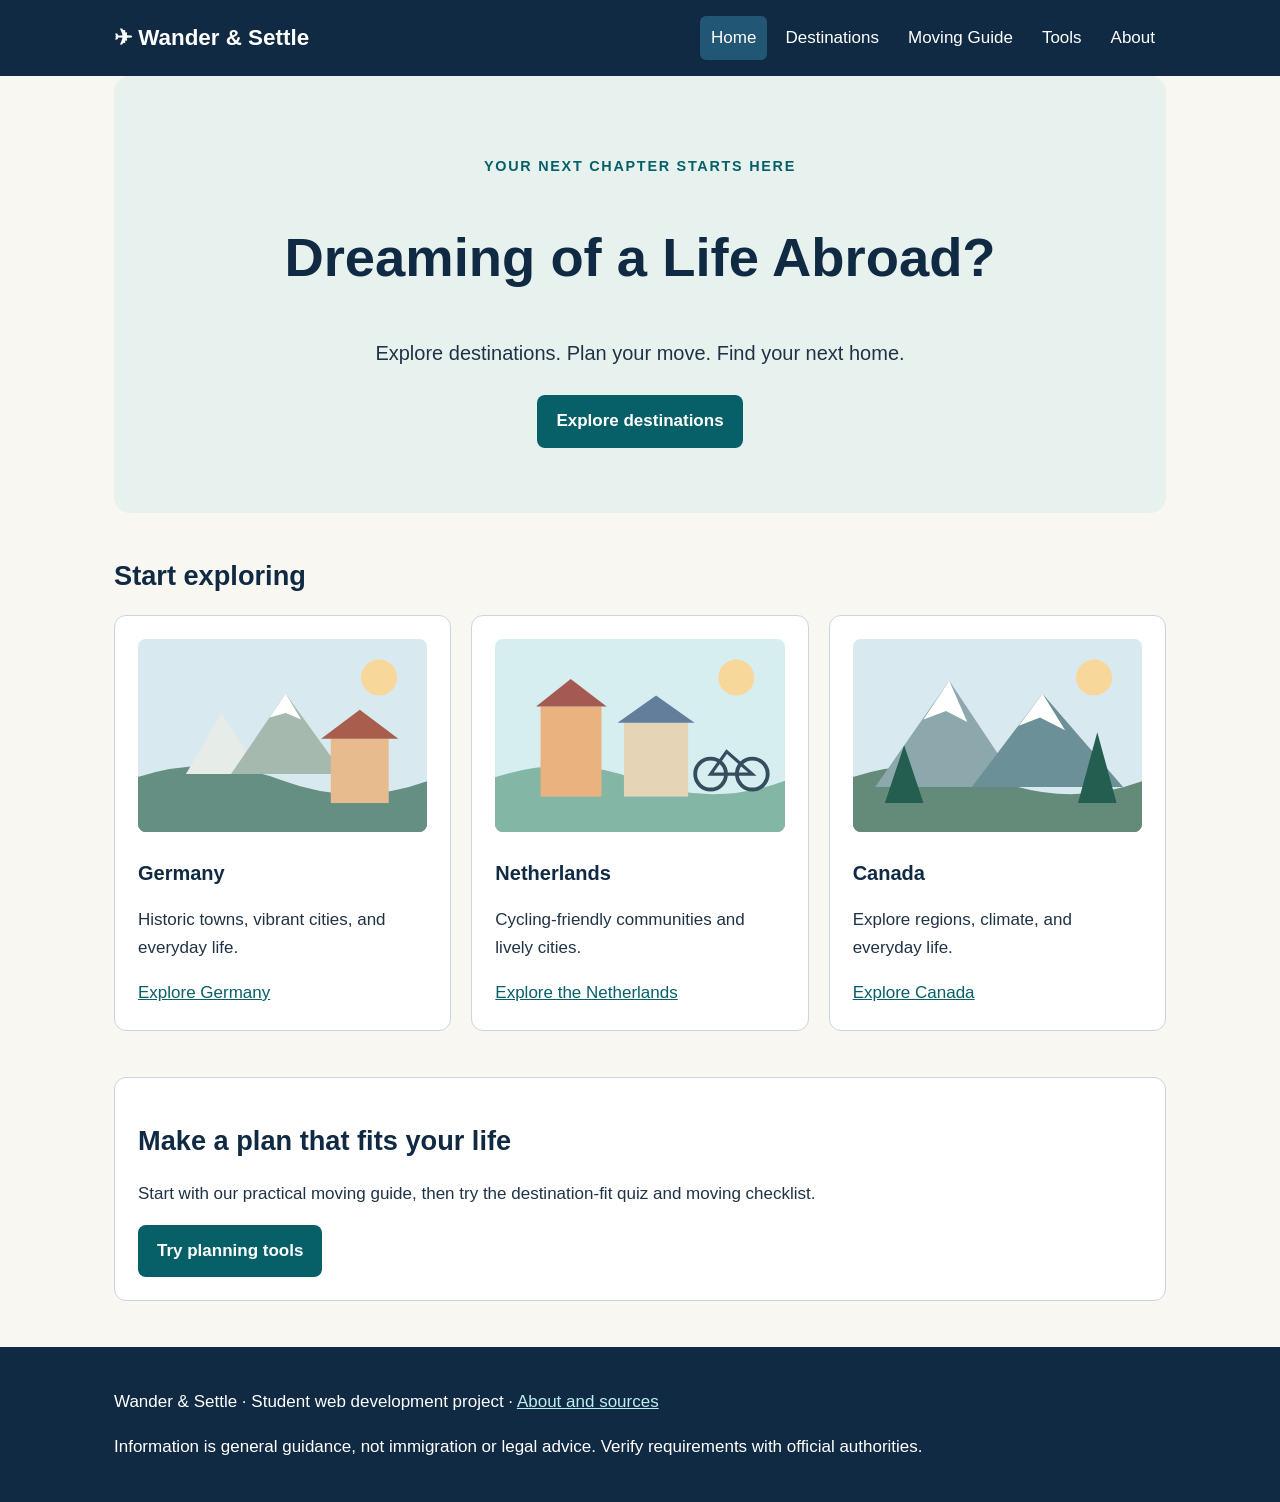
<file: index.html>
<!doctype html><html lang="en"><head><meta charset="utf-8"><meta name="viewport" content="width=device-width,initial-scale=1"><meta name="description" content="Explore international relocation destinations and practical planning resources."><title>Plan Your Life Abroad | Wander &amp; Settle</title><link rel="stylesheet" href="styles.css"><script defer src="script.js"></script></head><body><a class="skip" href="#main">Skip to main content</a><header class="header"><div class="wrap header-row"><a class="brand" href="index.html">✈ Wander &amp; Settle</a><nav aria-label="Main navigation"><a href="index.html" aria-current="page" >Home</a><a href="destinations.html" >Destinations</a><a href="moving-guide.html" >Moving Guide</a><a href="tools.html" >Tools</a><a href="about.html" >About</a></nav></div></header><main id="main" class="wrap"><section class="hero"><p class="eyebrow">Your next chapter starts here</p><h1>Dreaming of a Life Abroad?</h1><p class="lead">Explore destinations. Plan your move. Find your next home.</p><a class="button" href="destinations.html">Explore destinations</a></section><section><h2>Start exploring</h2><div class="cards"><article class="card"><img src="images/germany.svg" alt="Illustrated mountains and a German-style town"><h3>Germany</h3><p>Historic towns, vibrant cities, and everyday life.</p><a href="destinations.html#germany">Explore Germany</a></article><article class="card"><img src="images/netherlands.svg" alt="Illustrated Dutch canal houses and bicycle"><h3>Netherlands</h3><p>Cycling-friendly communities and lively cities.</p><a href="destinations.html#netherlands">Explore the Netherlands</a></article><article class="card"><img src="images/canada.svg" alt="Illustrated Canadian mountains and evergreen trees"><h3>Canada</h3><p>Explore regions, climate, and everyday life.</p><a href="destinations.html#canada">Explore Canada</a></article></div></section><section class="panel"><h2>Make a plan that fits your life</h2><p>Start with our practical moving guide, then try the destination-fit quiz and moving checklist.</p><a class="button" href="tools.html">Try planning tools</a></section></main><footer><div class="wrap"><p>Wander &amp; Settle · Student web development project · <a href="about.html">About and sources</a></p><p>Information is general guidance, not immigration or legal advice. Verify requirements with official authorities.</p></div></footer></body></html>
</file>
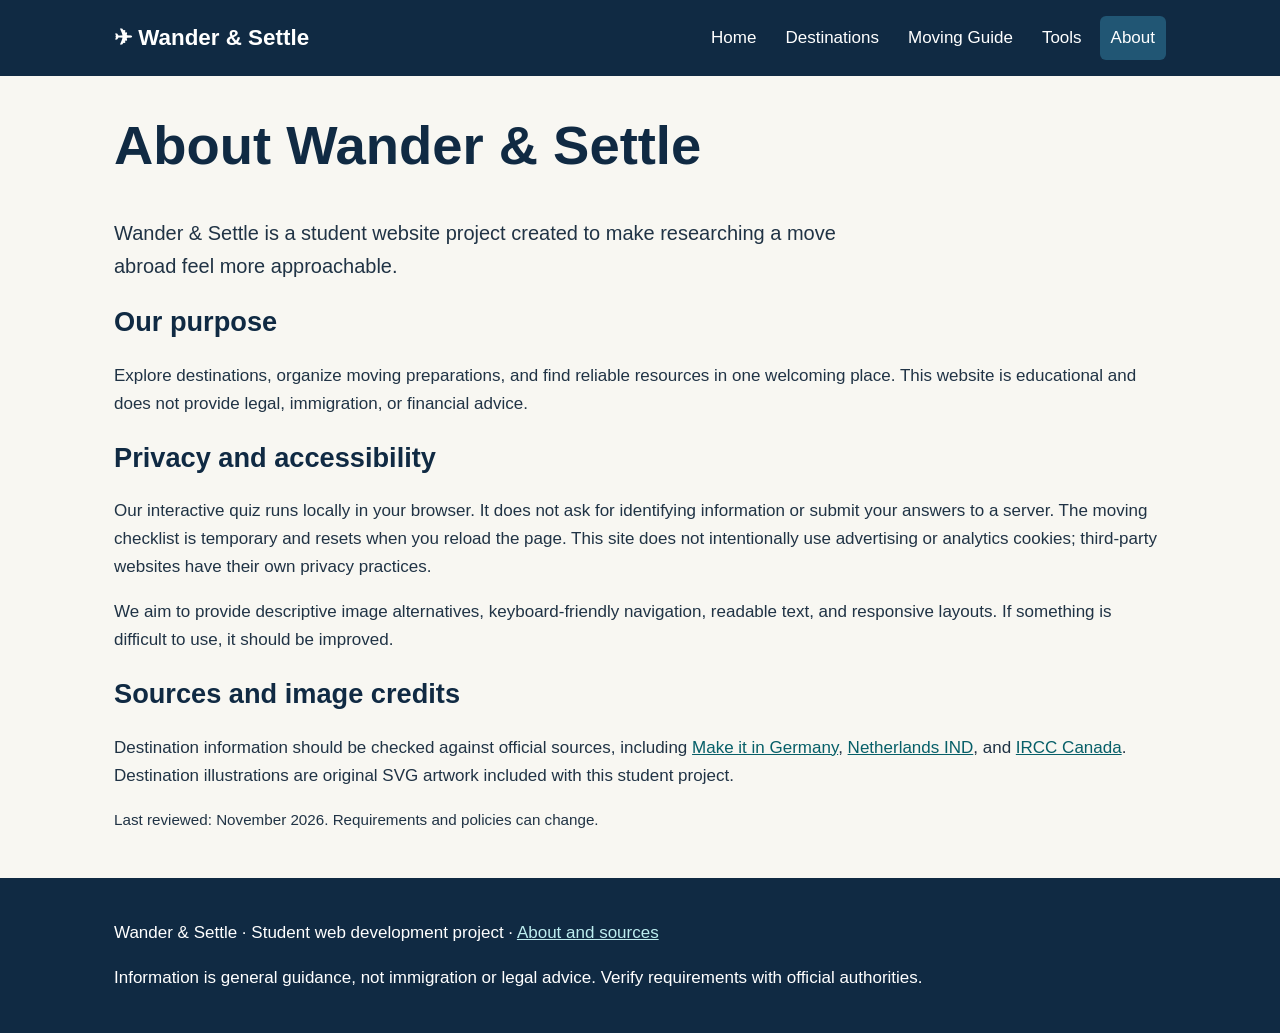
<file: about.html>
<!doctype html><html lang="en"><head><meta charset="utf-8"><meta name="viewport" content="width=device-width,initial-scale=1"><meta name="description" content="Learn about the Wander &amp; Settle student website project and its privacy approach."><title>About Wander & Settle | Wander &amp; Settle</title><link rel="stylesheet" href="styles.css"><script defer src="script.js"></script></head><body><a class="skip" href="#main">Skip to main content</a><header class="header"><div class="wrap header-row"><a class="brand" href="index.html">✈ Wander &amp; Settle</a><nav aria-label="Main navigation"><a href="index.html" >Home</a><a href="destinations.html" >Destinations</a><a href="moving-guide.html" >Moving Guide</a><a href="tools.html" >Tools</a><a href="about.html" aria-current="page" >About</a></nav></div></header><main id="main" class="wrap"><h1>About Wander &amp; Settle</h1><p class="lead">Wander &amp; Settle is a student website project created to make researching a move abroad feel more approachable.</p><section><h2>Our purpose</h2><p>Explore destinations, organize moving preparations, and find reliable resources in one welcoming place. This website is educational and does not provide legal, immigration, or financial advice.</p><h2>Privacy and accessibility</h2><p>Our interactive quiz runs locally in your browser. It does not ask for identifying information or submit your answers to a server. The moving checklist is temporary and resets when you reload the page. This site does not intentionally use advertising or analytics cookies; third-party websites have their own privacy practices.</p><p>We aim to provide descriptive image alternatives, keyboard-friendly navigation, readable text, and responsive layouts. If something is difficult to use, it should be improved.</p><h2>Sources and image credits</h2><p>Destination information should be checked against official sources, including <a href="https://www.make-it-in-germany.com/en/">Make it in Germany</a>, <a href="https://ind.nl/en">Netherlands IND</a>, and <a href="https://www.canada.ca/en/immigration-refugees-citizenship.html">IRCC Canada</a>. Destination illustrations are original SVG artwork included with this student project.</p><p class="note">Last reviewed: November 2026. Requirements and policies can change.</p></section></main><footer><div class="wrap"><p>Wander &amp; Settle · Student web development project · <a href="about.html">About and sources</a></p><p>Information is general guidance, not immigration or legal advice. Verify requirements with official authorities.</p></div></footer></body></html>
</file>
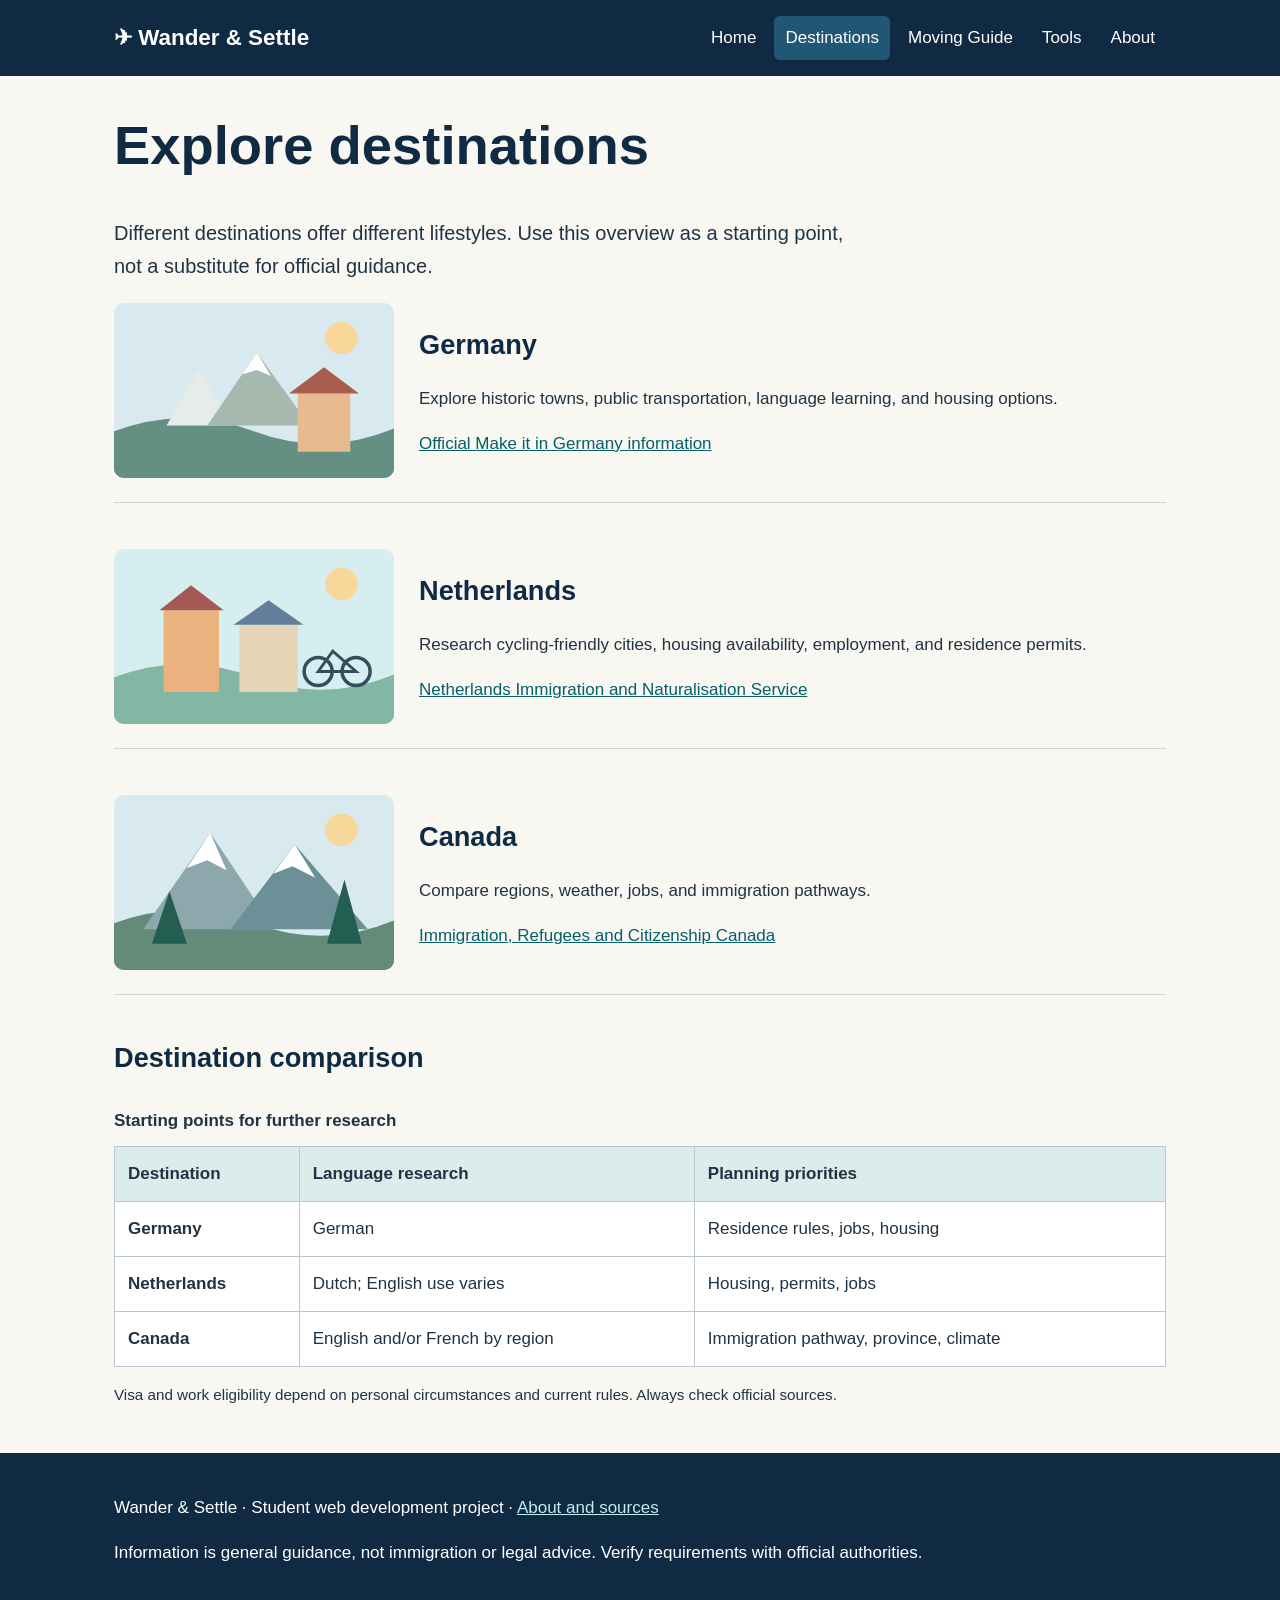
<file: destinations.html>
<!doctype html><html lang="en"><head><meta charset="utf-8"><meta name="viewport" content="width=device-width,initial-scale=1"><meta name="description" content="Compare Germany, the Netherlands, and Canada for an international move."><title>Explore Destinations | Wander &amp; Settle</title><link rel="stylesheet" href="styles.css"><script defer src="script.js"></script></head><body><a class="skip" href="#main">Skip to main content</a><header class="header"><div class="wrap header-row"><a class="brand" href="index.html">✈ Wander &amp; Settle</a><nav aria-label="Main navigation"><a href="index.html" >Home</a><a href="destinations.html" aria-current="page" >Destinations</a><a href="moving-guide.html" >Moving Guide</a><a href="tools.html" >Tools</a><a href="about.html" >About</a></nav></div></header><main id="main" class="wrap"><h1>Explore destinations</h1><p class="lead">Different destinations offer different lifestyles. Use this overview as a starting point, not a substitute for official guidance.</p><section id="germany" class="destination"><img src="images/germany.svg" alt="Illustrated German town with mountains"><div><h2>Germany</h2><p>Explore historic towns, public transportation, language learning, and housing options.</p><p><a href="https://www.make-it-in-germany.com/en/">Official Make it in Germany information</a></p></div></section><section id="netherlands" class="destination"><img src="images/netherlands.svg" alt="Illustrated Netherlands canal and bicycle"><div><h2>Netherlands</h2><p>Research cycling-friendly cities, housing availability, employment, and residence permits.</p><p><a href="https://ind.nl/en">Netherlands Immigration and Naturalisation Service</a></p></div></section><section id="canada" class="destination"><img src="images/canada.svg" alt="Illustrated Canadian mountains and forest"><div><h2>Canada</h2><p>Compare regions, weather, jobs, and immigration pathways.</p><p><a href="https://www.canada.ca/en/immigration-refugees-citizenship.html">Immigration, Refugees and Citizenship Canada</a></p></div></section><section><h2>Destination comparison</h2><div class="table-scroll"><table><caption>Starting points for further research</caption><thead><tr><th scope="col">Destination</th><th scope="col">Language research</th><th scope="col">Planning priorities</th></tr></thead><tbody><tr><th scope="row">Germany</th><td>German</td><td>Residence rules, jobs, housing</td></tr><tr><th scope="row">Netherlands</th><td>Dutch; English use varies</td><td>Housing, permits, jobs</td></tr><tr><th scope="row">Canada</th><td>English and/or French by region</td><td>Immigration pathway, province, climate</td></tr></tbody></table></div><p class="note">Visa and work eligibility depend on personal circumstances and current rules. Always check official sources.</p></section></main><footer><div class="wrap"><p>Wander &amp; Settle · Student web development project · <a href="about.html">About and sources</a></p><p>Information is general guidance, not immigration or legal advice. Verify requirements with official authorities.</p></div></footer></body></html>
</file>
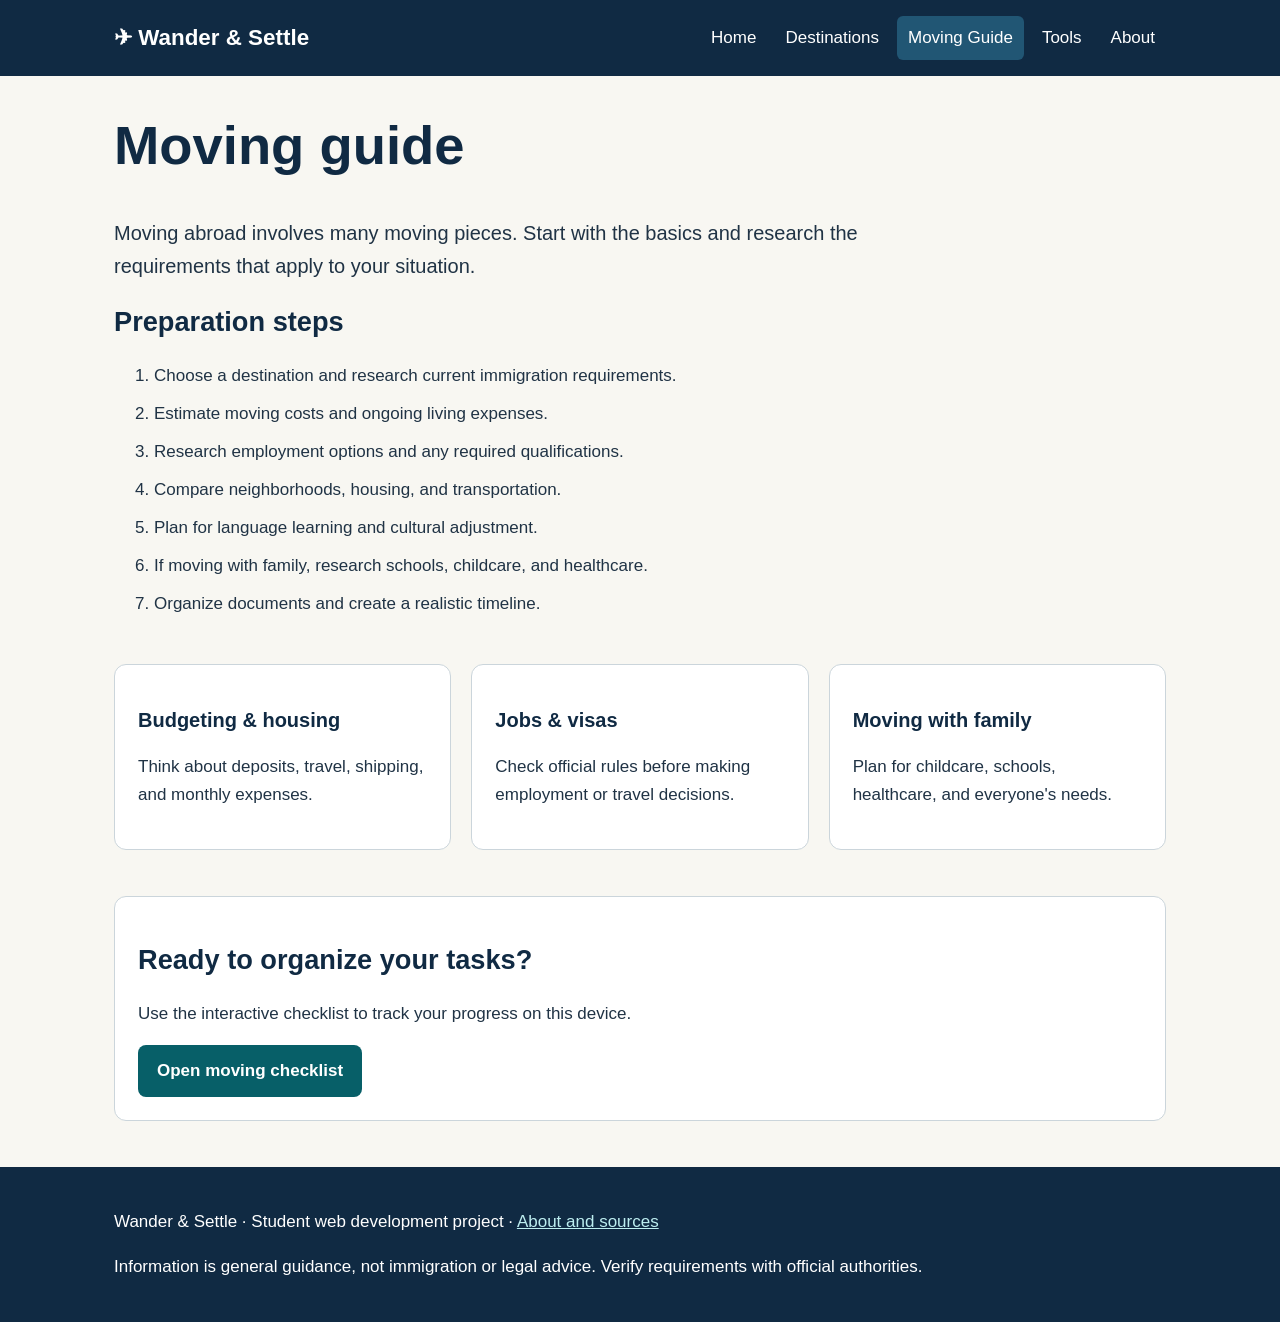
<file: moving-guide.html>
<!doctype html><html lang="en"><head><meta charset="utf-8"><meta name="viewport" content="width=device-width,initial-scale=1"><meta name="description" content="Plan moving abroad with a step-by-step list of budgeting, housing, jobs, and family needs."><title>Moving Guide | Wander &amp; Settle</title><link rel="stylesheet" href="styles.css"><script defer src="script.js"></script></head><body><a class="skip" href="#main">Skip to main content</a><header class="header"><div class="wrap header-row"><a class="brand" href="index.html">✈ Wander &amp; Settle</a><nav aria-label="Main navigation"><a href="index.html" >Home</a><a href="destinations.html" >Destinations</a><a href="moving-guide.html" aria-current="page" >Moving Guide</a><a href="tools.html" >Tools</a><a href="about.html" >About</a></nav></div></header><main id="main" class="wrap"><h1>Moving guide</h1><p class="lead">Moving abroad involves many moving pieces. Start with the basics and research the requirements that apply to your situation.</p><section><h2>Preparation steps</h2><ol class="steps"><li>Choose a destination and research current immigration requirements.</li><li>Estimate moving costs and ongoing living expenses.</li><li>Research employment options and any required qualifications.</li><li>Compare neighborhoods, housing, and transportation.</li><li>Plan for language learning and cultural adjustment.</li><li>If moving with family, research schools, childcare, and healthcare.</li><li>Organize documents and create a realistic timeline.</li></ol></section><section class="cards"><article class="card"><h3>Budgeting &amp; housing</h3><p>Think about deposits, travel, shipping, and monthly expenses.</p></article><article class="card"><h3>Jobs &amp; visas</h3><p>Check official rules before making employment or travel decisions.</p></article><article class="card"><h3>Moving with family</h3><p>Plan for childcare, schools, healthcare, and everyone's needs.</p></article></section><section class="panel"><h2>Ready to organize your tasks?</h2><p>Use the interactive checklist to track your progress on this device.</p><a class="button" href="tools.html#checklist">Open moving checklist</a></section></main><footer><div class="wrap"><p>Wander &amp; Settle · Student web development project · <a href="about.html">About and sources</a></p><p>Information is general guidance, not immigration or legal advice. Verify requirements with official authorities.</p></div></footer></body></html>
</file>
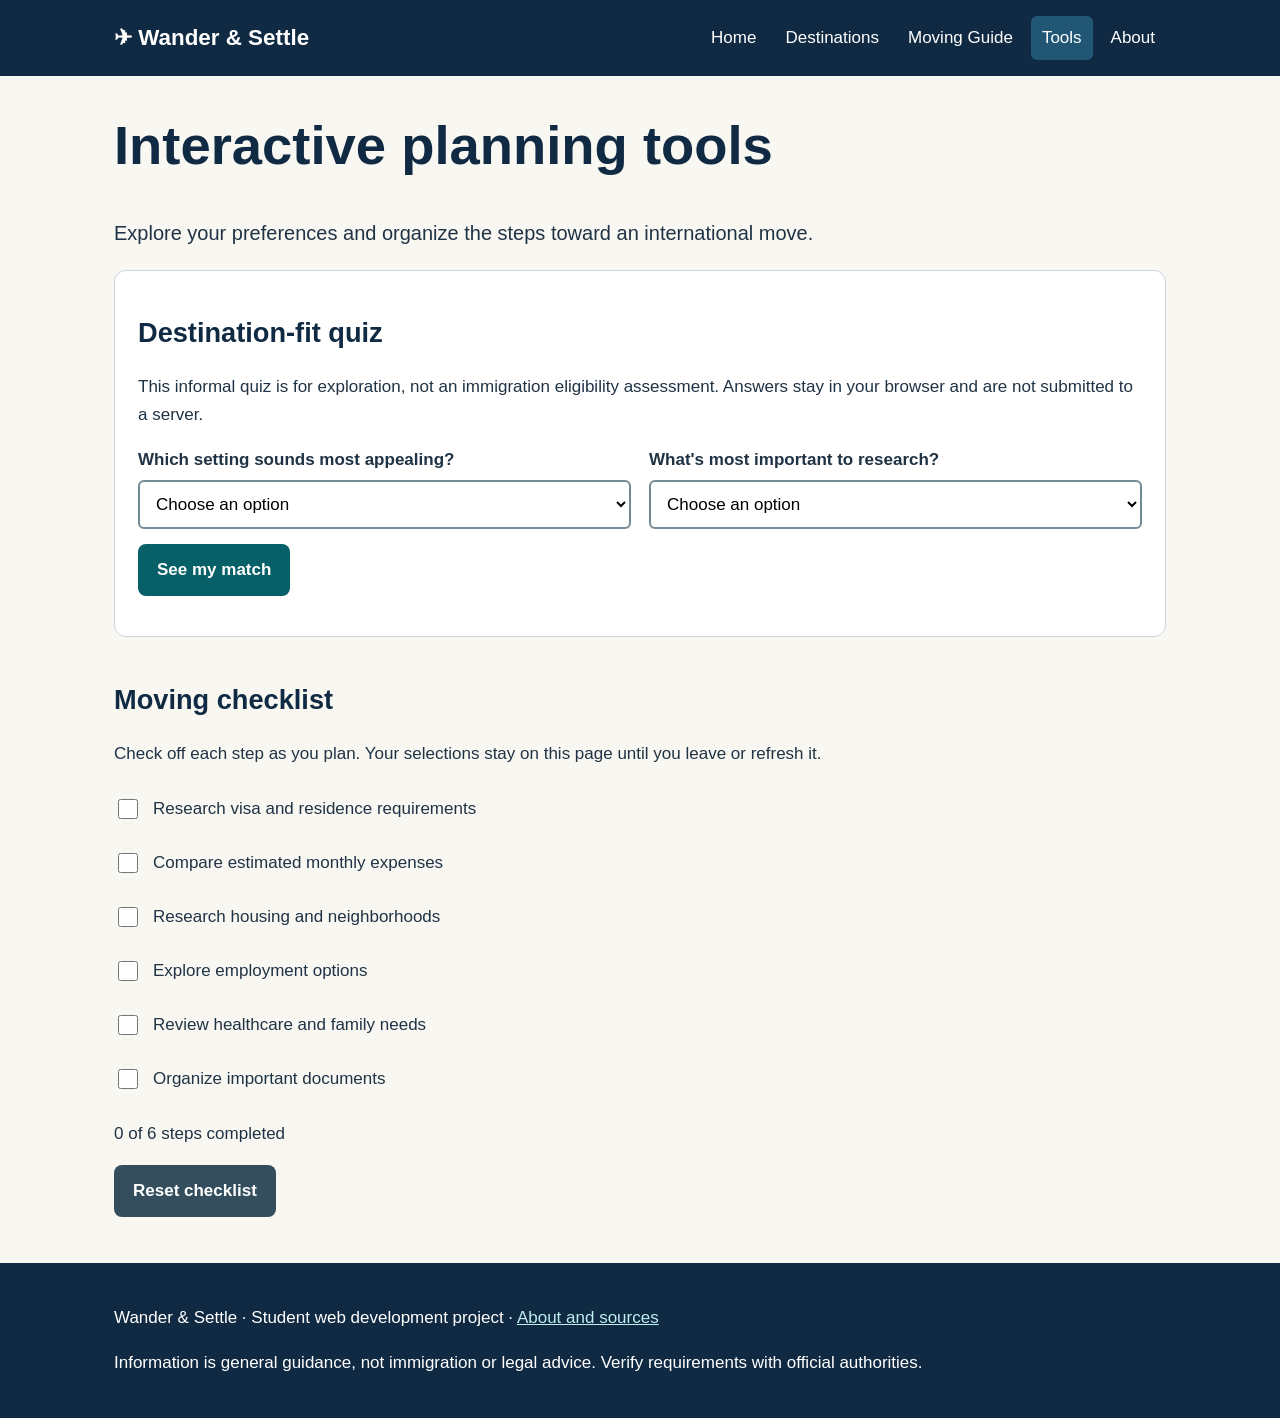
<file: tools.html>
<!doctype html><html lang="en"><head><meta charset="utf-8"><meta name="viewport" content="width=device-width,initial-scale=1"><meta name="description" content="Try a destination preference quiz and interactive moving checklist."><title>Planning Tools | Wander &amp; Settle</title><link rel="stylesheet" href="styles.css"><script defer src="script.js"></script></head><body><a class="skip" href="#main">Skip to main content</a><header class="header"><div class="wrap header-row"><a class="brand" href="index.html">✈ Wander &amp; Settle</a><nav aria-label="Main navigation"><a href="index.html" >Home</a><a href="destinations.html" >Destinations</a><a href="moving-guide.html" >Moving Guide</a><a href="tools.html" aria-current="page" >Tools</a><a href="about.html" >About</a></nav></div></header><main id="main" class="wrap"><h1>Interactive planning tools</h1><p class="lead">Explore your preferences and organize the steps toward an international move.</p><section class="panel" id="quiz"><h2>Destination-fit quiz</h2><p>This informal quiz is for exploration, not an immigration eligibility assessment. Answers stay in your browser and are not submitted to a server.</p><form id="destination-form" novalidate><div class="form-grid"><div><label for="lifestyle">Which setting sounds most appealing?</label><select id="lifestyle" required><option value="">Choose an option</option><option value="germany">Historic towns and mountain regions</option><option value="netherlands">Cycling-focused cities and canals</option><option value="canada">Wide-open landscapes and varied regions</option></select></div><div><label for="priority">What's most important to research?</label><select id="priority" required><option value="">Choose an option</option><option value="germany">Language learning and transit</option><option value="netherlands">Cycling and city living</option><option value="canada">Regional options and outdoor activities</option></select></div></div><button type="submit">See my match</button><p id="quiz-error" class="error" role="alert"></p><div id="quiz-result" class="result" role="status" aria-live="polite" hidden></div></form></section><section id="checklist"><h2>Moving checklist</h2><p>Check off each step as you plan. Your selections stay on this page until you leave or refresh it.</p><div class="checklist"><label><input type="checkbox"> Research visa and residence requirements</label><label><input type="checkbox"> Compare estimated monthly expenses</label><label><input type="checkbox"> Research housing and neighborhoods</label><label><input type="checkbox"> Explore employment options</label><label><input type="checkbox"> Review healthcare and family needs</label><label><input type="checkbox"> Organize important documents</label></div><p id="check-progress" aria-live="polite">0 of 6 steps completed</p><button type="button" id="reset-checklist" class="secondary">Reset checklist</button></section></main><footer><div class="wrap"><p>Wander &amp; Settle · Student web development project · <a href="about.html">About and sources</a></p><p>Information is general guidance, not immigration or legal advice. Verify requirements with official authorities.</p></div></footer></body></html>
</file>
<file: styles.css>
:root{--navy:#102a43;--teal:#087e83;--cream:#f8f7f2;--ink:#203345;--line:#cbd5db}*{box-sizing:border-box}html{scroll-behavior:smooth}body{margin:0;font-family:Arial,Helvetica,sans-serif;font-size:17px;line-height:1.65;color:var(--ink);background:var(--cream)}.wrap{max-width:1100px;margin:auto;padding:0 24px}.header{background:var(--navy);color:white}.header-row{display:flex;justify-content:space-between;align-items:center;gap:18px;flex-wrap:wrap;padding-top:16px;padding-bottom:16px}.brand{font-weight:800;font-size:1.4rem;color:white;text-decoration:none}nav{display:flex;gap:7px;flex-wrap:wrap}nav a{color:white;text-decoration:none;padding:8px 11px;border-radius:6px}nav a:hover,nav a[aria-current=page]{background:#215674}a{color:#075f68}a:focus-visible,button:focus-visible,select:focus-visible,input:focus-visible{outline:3px solid #e2a92e;outline-offset:3px}.skip{position:absolute;left:-9999px;top:8px;background:white;padding:10px;z-index:9}.skip:focus{left:8px}main{min-height:70vh;padding-top:35px;padding-bottom:55px}h1,h2,h3{color:var(--navy);line-height:1.25}h1{font-size:clamp(2.1rem,5vw,3.4rem)}h2{font-size:1.7rem}h3{font-size:1.25rem}section{margin-bottom:46px}.hero{padding:65px 25px;text-align:center;background:#e7f2ef;border-radius:16px}.eyebrow{text-transform:uppercase;letter-spacing:.12em;font-size:.9rem;font-weight:bold;color:#075f68}.lead{font-size:1.25rem;max-width:750px}.hero .lead{margin:0 auto 25px}.button,button{display:inline-block;border:0;border-radius:8px;background:#075f68;color:white;padding:12px 19px;font:inherit;font-weight:bold;text-decoration:none;cursor:pointer}.button:hover,button:hover{background:#06464d}.cards{display:grid;grid-template-columns:repeat(3,minmax(0,1fr));gap:20px}.card,.panel{background:white;border:1px solid var(--line);border-radius:12px;padding:23px}.card img{width:100%;height:auto;aspect-ratio:3/2;object-fit:cover;border-radius:8px}.destination{display:grid;grid-template-columns:280px 1fr;gap:25px;align-items:center;border-bottom:1px solid var(--line);padding-bottom:24px}.destination img{width:100%;border-radius:10px}.table-scroll{overflow-x:auto}table{width:100%;border-collapse:collapse;background:white}th,td{border:1px solid #b7c8d0;padding:13px;text-align:left}thead{background:#dcecea}caption{text-align:left;font-weight:bold;padding:10px 0}.note{font-size:.95rem}.steps li{margin-bottom:10px}.form-grid{display:grid;grid-template-columns:1fr 1fr;gap:18px;margin:15px 0}label{display:block;font-weight:600;margin-bottom:6px}select{width:100%;padding:12px;border:2px solid #748a95;border-radius:6px;background:white;font:inherit}.error{color:#a02020;font-weight:bold}.result{padding:15px;border-left:5px solid var(--teal);background:#e7f2ef;margin-top:15px}.checklist label{display:flex;align-items:center;gap:12px;padding:10px 0;font-weight:400}.checklist input{width:20px;height:20px;accent-color:#075f68}.secondary{background:#344e5e}footer{background:var(--navy);color:white;padding:24px 0}footer a{color:#bdeef0}@media(max-width:720px){.cards,.form-grid,.destination{grid-template-columns:1fr}.destination img{max-width:350px}.header-row{align-items:flex-start}.hero{padding:35px 18px}nav a{padding:7px}body{font-size:16px}}
</file>
